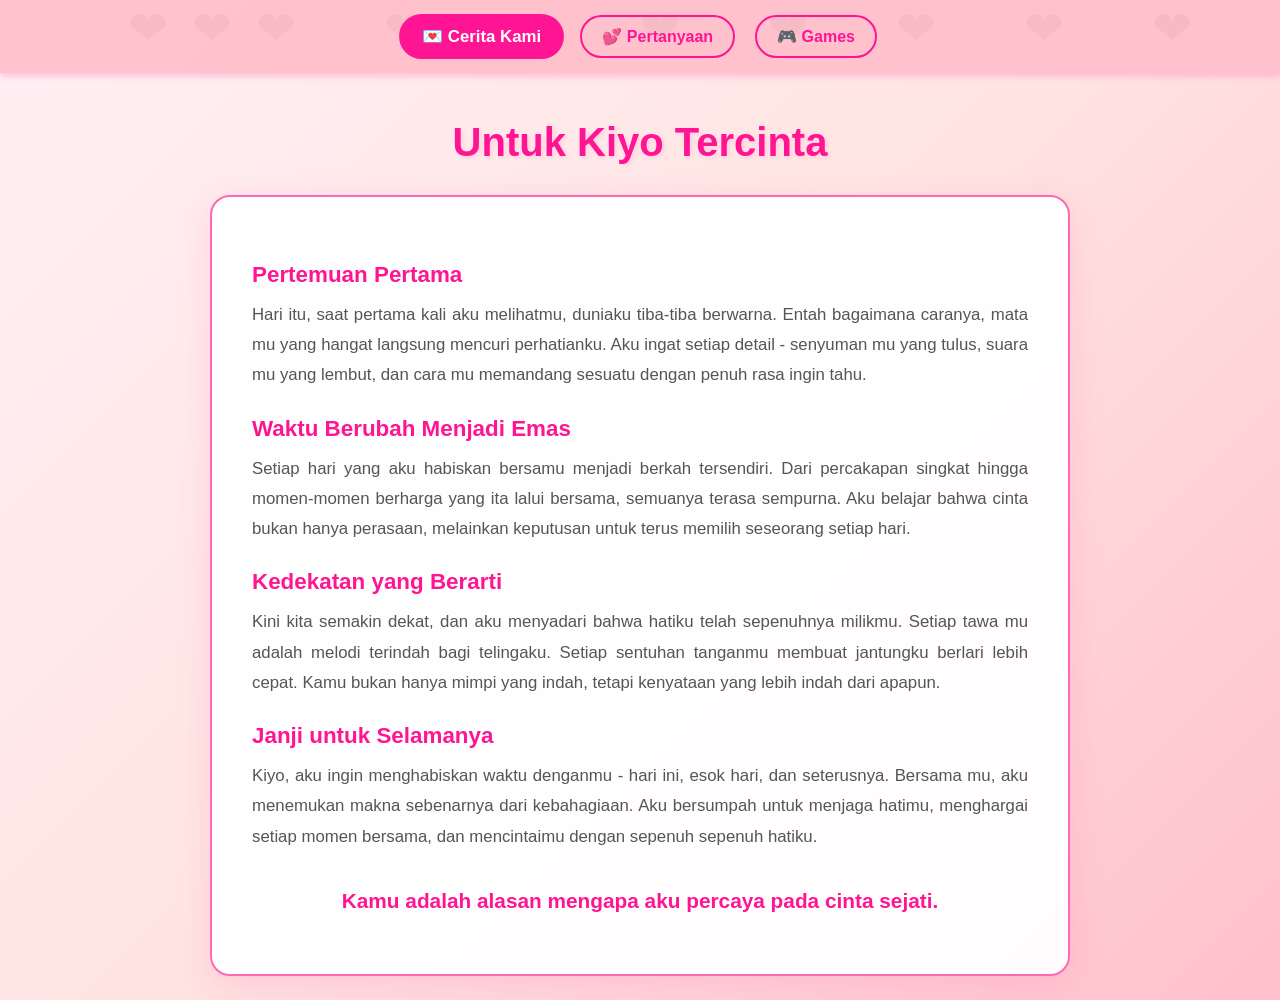
<file: index.html>
<!DOCTYPE html>
<html lang="id">
<head>
    <meta charset="UTF-8">
    <meta name="viewport" content="width=device-width, initial-scale=1.0">
    <title>Untuk Kiyo - Sebuah Cerita Cinta</title>
    <style>
        * {
            margin: 0;
            padding: 0;
            box-sizing: border-box;
        }

        body {
            font-family: 'Segoe UI', Tahoma, Geneva, Verdana, sans-serif;
            background: linear-gradient(135deg, #fff0f5 0%, #ffe4e1 50%, #ffc0cb 100%);
            min-height: 100vh;
            overflow-x: hidden;
        }

        /* Love Background Animation */
        .love-background {
            position: fixed;
            top: 0;
            left: 0;
            width: 100%;
            height: 100%;
            pointer-events: none;
            z-index: 1;
            overflow: hidden;
        }

        .love {
            position: absolute;
            font-size: 3em;
            opacity: 0.6;
            animation: fall linear infinite;
        }

        .love:nth-child(1) { left: 10%; animation-duration: 4s; animation-delay: 0s; }
        .love:nth-child(2) { left: 20%; animation-duration: 5s; animation-delay: 1s; }
        .love:nth-child(3) { left: 30%; animation-duration: 6s; animation-delay: 2s; }
        .love:nth-child(4) { left: 40%; animation-duration: 4.5s; animation-delay: 0.5s; }
        .love:nth-child(5) { left: 50%; animation-duration: 5.5s; animation-delay: 1.5s; }
        .love:nth-child(6) { left: 60%; animation-duration: 6.5s; animation-delay: 2.5s; }
        .love:nth-child(7) { left: 70%; animation-duration: 4s; animation-delay: 0.2s; }
        .love:nth-child(8) { left: 80%; animation-duration: 5s; animation-delay: 1.2s; }
        .love:nth-child(9) { left: 90%; animation-duration: 6s; animation-delay: 2s; }
        .love:nth-child(10) { left: 15%; animation-duration: 5.5s; animation-delay: 1.8s; }

        @keyframes fall {
            from {
                top: -10vh;
                opacity: 0.8;
                transform: rotate(0deg);
            }
            to {
                top: 100vh;
                opacity: 0;
                transform: rotate(360deg);
            }
        }

        /* Navigation Bar */
        .navbar {
            position: fixed;
            top: 0;
            width: 100%;
            background: rgba(255, 192, 203, 0.95);
            display: flex;
            justify-content: center;
            gap: 20px;
            padding: 15px 0;
            z-index: 100;
            box-shadow: 0 4px 6px rgba(255, 105, 180, 0.3);
        }

        .nav-btn {
            background: none;
            border: 2px solid #ff1493;
            color: #ff1493;
            padding: 10px 20px;
            border-radius: 25px;
            cursor: pointer;
            font-size: 1em;
            font-weight: bold;
            transition: all 0.3s ease;
        }

        .nav-btn:hover,
        .nav-btn.active {
            background: #ff1493;
            color: white;
            transform: scale(1.05);
        }

        /* Container */
        .container {
            max-width: 900px;
            margin: 100px auto 40px;
            padding: 20px;
            position: relative;
            z-index: 2;
        }

        /* Sections */
        .section {
            display: none;
            animation: fadeIn 0.5s ease;
        }

        .section.active {
            display: block;
        }

        @keyframes fadeIn {
            from {
                opacity: 0;
                transform: translateY(20px);
            }
            to {
                opacity: 1;
                transform: translateY(0);
            }
        }

        /* Title */
        .title {
            text-align: center;
            color: #ff1493;
            font-size: 2.5em;
            margin-bottom: 30px;
            text-shadow: 2px 2px 4px rgba(255, 105, 180, 0.2);
        }

        /* Story Box */
        .story-box {
            background: rgba(255, 255, 255, 0.95);
            border-radius: 20px;
            padding: 40px;
            box-shadow: 0 8px 32px rgba(255, 105, 180, 0.2);
            border: 2px solid #ff69b4;
        }

        .story-content h2 {
            color: #ff1493;
            margin-top: 25px;
            margin-bottom: 12px;
            font-size: 1.4em;
        }

        .story-content p {
            color: #555;
            line-height: 1.8;
            margin-bottom: 15px;
            font-size: 1.05em;
            text-align: justify;
        }

        /* Confession Box */
        .confession-box {
            background: rgba(255, 255, 255, 0.95);
            border-radius: 20px;
            padding: 50px;
            box-shadow: 0 8px 32px rgba(255, 105, 180, 0.2);
            border: 2px solid #ff69b4;
            text-align: center;
        }

        .confession-question {
            color: #ff1493;
            font-size: 2em;
            margin-bottom: 40px;
            animation: pulse 2s infinite;
        }

        @keyframes pulse {
            0%, 100% { transform: scale(1); }
            50% { transform: scale(1.05); }
        }

        .button-container {
            display: flex;
            gap: 30px;
            justify-content: center;
            flex-wrap: wrap;
        }

        .btn {
            padding: 15px 40px;
            font-size: 1.2em;
            border: none;
            border-radius: 50px;
            cursor: pointer;
            transition: all 0.3s ease;
            font-weight: bold;
            box-shadow: 0 4px 15px rgba(0, 0, 0, 0.2);
        }

        .btn-yes {
            background: linear-gradient(135deg, #ff1493 0%, #ff69b4 100%);
            color: white;
        }

        .btn-yes:hover {
            transform: scale(1.1);
            box-shadow: 0 6px 20px rgba(255, 20, 147, 0.4);
        }

        .btn-no {
            background: linear-gradient(135deg, #cccccc 0%, #999999 100%);
            color: white;
            position: relative;
        }

        .btn-no:hover {
            transform: translate(20px, -20px);
        }

        /* Success Message */
        .success-message {
            margin-top: 40px;
            padding: 30px;
            background: linear-gradient(135deg, #ffe4e1 0%, #fff0f5 100%);
            border-radius: 15px;
            animation: celebration 0.6s ease;
        }

        .success-message h2 {
            color: #ff1493;
            font-size: 2em;
            margin-bottom: 15px;
        }

        .success-message p {
            color: #ff69b4;
            font-size: 1.2em;
        }

        .celebration {
            font-size: 2em;
            margin-top: 15px;
            animation: bounce 0.6s infinite;
        }

        @keyframes celebration {
            0% { transform: scale(0); opacity: 0; }
            50% { opacity: 1; }
            100% { transform: scale(1); opacity: 1; }
        }

        @keyframes bounce {
            0%, 100% { transform: translateY(0); }
            50% { transform: translateY(-20px); }
        }

        /* Games Grid */
        .games-grid {
            display: grid;
            grid-template-columns: repeat(auto-fit, minmax(350px, 1fr));
            gap: 30px;
            margin-top: 30px;
        }

        .game-card {
            background: rgba(255, 255, 255, 0.95);
            border-radius: 15px;
            padding: 25px;
            box-shadow: 0 8px 32px rgba(255, 105, 180, 0.2);
            border: 2px solid #ff69b4;
            transition: all 0.3s ease;
        }

        .game-card:hover {
            transform: translateY(-10px);
            box-shadow: 0 12px 40px rgba(255, 105, 180, 0.3);
        }

        .game-card h3 {
            color: #ff1493;
            margin-bottom: 10px;
            font-size: 1.3em;
        }

        .game-card p {
            color: #666;
            margin-bottom: 15px;
        }

        /* Word Search */
        .word-search {
            display: grid;
            grid-template-columns: repeat(6, 1fr);
            gap: 8px;
            margin: 20px 0;
            padding: 15px;
            background: #f9e4ec;
            border-radius: 10px;
        }

        .word-search div {
            display: flex;
            align-items: center;
            justify-content: center;
            background: white;
            border: 2px solid #ff69b4;
            padding: 10px;
            cursor: pointer;
            font-weight: bold;
            color: #ff1493;
            transition: all 0.3s ease;
            border-radius: 5px;
        }

        .word-search div:hover {
            background: #ffe4e1;
            transform: scale(1.1);
        }

        .word-search div.found {
            background: #ff1493;
            color: white;
        }

        /* Memory Game */
        .memory-game {
            display: grid;
            grid-template-columns: repeat(4, 1fr);
            gap: 10px;
            margin: 20px 0;
            padding: 15px;
            background: #f9e4ec;
            border-radius: 10px;
        }

        .memory-card {
            aspect-ratio: 1;
            background: linear-gradient(135deg, #ff69b4, #ff1493);
            border: 2px solid #ff1493;
            border-radius: 8px;
            cursor: pointer;
            display: flex;
            align-items: center;
            justify-content: center;
            font-size: 2em;
            transition: all 0.3s ease;
            user-select: none;
        }

        .memory-card:hover {
            transform: scale(1.05);
        }

        .memory-card.flipped,
        .memory-card.matched {
            background: white;
            border-color: #ff1493;
        }

        .memory-card.matched {
            opacity: 0.5;
        }

        /* Quiz */
        .quiz-container {
            margin: 20px 0;
            padding: 15px;
            background: #f9e4ec;
            border-radius: 10px;
        }

        .quiz-question {
            margin-bottom: 15px;
        }

        .quiz-question label {
            display: block;
            margin: 8px 0;
            padding: 10px;
            background: white;
            border: 2px solid #ff69b4;
            border-radius: 5px;
            cursor: pointer;
            transition: all 0.3s ease;
        }

        .quiz-question label:hover {
            background: #ffe4e1;
        }

        .quiz-question input[type="radio"] {
            margin-right: 8px;
        }

        .quiz-button {
            background: #ff1493;
            color: white;
            padding: 10px 20px;
            border: none;
            border-radius: 5px;
            cursor: pointer;
            font-weight: bold;
            margin-top: 15px;
            transition: all 0.3s ease;
        }

        .quiz-button:hover {
            background: #ff69b4;
            transform: scale(1.05);
        }

        /* Guess Game */
        .guess-game {
            margin: 20px 0;
            padding: 15px;
            background: #f9e4ec;
            border-radius: 10px;
        }

        .guess-game input {
            width: 100%;
            padding: 10px;
            border: 2px solid #ff69b4;
            border-radius: 5px;
            font-size: 1em;
            margin-bottom: 10px;
        }

        .guess-game button {
            width: 100%;
            padding: 10px;
            background: #ff1493;
            color: white;
            border: none;
            border-radius: 5px;
            cursor: pointer;
            font-weight: bold;
            transition: all 0.3s ease;
        }

        .guess-game button:hover {
            background: #ff69b4;
            transform: scale(1.05);
        }

        /* Love Counter */
        .love-counter {
            margin: 20px 0;
            padding: 15px;
            background: #f9e4ec;
            border-radius: 10px;
        }

        .love-counter input {
            width: 100%;
            padding: 10px;
            border: 2px solid #ff69b4;
            border-radius: 5px;
            font-size: 1em;
        }

        /* Word Arrange */
        .word-arrange {
            margin: 20px 0;
            padding: 15px;
            background: #f9e4ec;
            border-radius: 10px;
        }

        .available-words {
            display: flex;
            flex-wrap: wrap;
            gap: 10px;
            margin-bottom: 15px;
            min-height: 50px;
            padding: 10px;
            background: white;
            border: 2px solid #ff69b4;
            border-radius: 5px;
        }

        .word-item {
            background: linear-gradient(135deg, #ff69b4, #ff1493);
            color: white;
            padding: 8px 15px;
            border-radius: 5px;
            cursor: move;
            user-select: none;
            transition: all 0.3s ease;
        }

        .word-item:hover {
            transform: scale(1.1);
        }

        .arranged-words {
            min-height: 50px;
            padding: 10px;
            background: white;
            border: 2px dashed #ff69b4;
            border-radius: 5px;
            margin-bottom: 15px;
            display: flex;
            flex-wrap: wrap;
            gap: 10px;
            align-content: flex-start;
        }

        .word-arrange button {
            width: 100%;
            padding: 10px;
            background: #ff1493;
            color: white;
            border: none;
            border-radius: 5px;
            cursor: pointer;
            font-weight: bold;
            transition: all 0.3s ease;
        }

        .word-arrange button:hover {
            background: #ff69b4;
            transform: scale(1.05);
        }

        /* Responsive */
        @media (max-width: 768px) {
            .navbar {
                flex-direction: column;
                gap: 10px;
            }

            .nav-btn {
                width: 90%;
                margin: 0 auto;
            }

            .title {
                font-size: 1.8em;
            }

            .confession-question {
                font-size: 1.5em;
            }

            .button-container {
                gap: 15px;
            }

            .btn {
                padding: 12px 25px;
                font-size: 1em;
            }

            .games-grid {
                grid-template-columns: 1fr;
            }

            .memory-game {
                grid-template-columns: repeat(3, 1fr);
            }

            .story-box,
            .confession-box,
            .game-card {
                padding: 20px;
            }

            .container {
                margin: 80px auto 40px;
            }
        }
    </style>
</head>
<body>
    <!-- Animasi Love Background -->
    <div class="love-background">
        <div class="love">❤</div>
        <div class="love">❤</div>
        <div class="love">❤</div>
        <div class="love">❤</div>
        <div class="love">❤</div>
        <div class="love">❤</div>
        <div class="love">❤</div>
        <div class="love">❤</div>
        <div class="love">❤</div>
        <div class="love">❤</div>
    </div>

    <!-- Navigation -->
    <nav class="navbar">
        <button class="nav-btn active" onclick="showSection('story')">💌 Cerita Kami</button>
        <button class="nav-btn" onclick="showSection('confession')">💕 Pertanyaan</button>
        <button class="nav-btn" onclick="showSection('games')">🎮 Games</button>
    </nav>

    <!-- Section Cerita -->
    <section id="story" class="section active">
        <div class="container">
            <h1 class="title">Untuk Kiyo Tercinta</h1>
            <div class="story-box">
                <div class="story-content">
                    <h2>Pertemuan Pertama</h2>
                    <p>Hari itu, saat pertama kali aku melihatmu, duniaku tiba-tiba berwarna. Entah bagaimana caranya, mata mu yang hangat langsung mencuri perhatianku. Aku ingat setiap detail - senyuman mu yang tulus, suara mu yang lembut, dan cara mu memandang sesuatu dengan penuh rasa ingin tahu.</p>
                    
                    <h2>Waktu Berubah Menjadi Emas</h2>
                    <p>Setiap hari yang aku habiskan bersamu menjadi berkah tersendiri. Dari percakapan singkat hingga momen-momen berharga yang ita lalui bersama, semuanya terasa sempurna. Aku belajar bahwa cinta bukan hanya perasaan, melainkan keputusan untuk terus memilih seseorang setiap hari.</p>
                    
                    <h2>Kedekatan yang Berarti</h2>
                    <p>Kini kita semakin dekat, dan aku menyadari bahwa hatiku telah sepenuhnya milikmu. Setiap tawa mu adalah melodi terindah bagi telingaku. Setiap sentuhan tanganmu membuat jantungku berlari lebih cepat. Kamu bukan hanya mimpi yang indah, tetapi kenyataan yang lebih indah dari apapun.</p>
                    
                    <h2>Janji untuk Selamanya</h2>
                    <p>Kiyo, aku ingin menghabiskan waktu denganmu - hari ini, esok hari, dan seterusnya. Bersama mu, aku menemukan makna sebenarnya dari kebahagiaan. Aku bersumpah untuk menjaga hatimu, menghargai setiap momen bersama, dan mencintaimu dengan sepenuh sepenuh hatiku.</p>
                    
                    <p style="margin-top: 30px; font-size: 1.3em; color: #ff1493; font-weight: bold; text-align: center;">Kamu adalah alasan mengapa aku percaya pada cinta sejati.</p>
                </div>
            </div>
        </div>
    </section>

    <!-- Section Pertanyaan -->
    <section id="confession" class="section">
        <div class="container">
            <div class="confession-box">
                <h2 class="confession-question">Maukah kamu jadi pacar mas? 💕</h2>
                <div class="button-container">
                    <button class="btn btn-yes" onclick="answerYes()">YES ❤</button>
                    <button class="btn btn-no" id="noBtn" onmouseover="moveNoButton()" onclick="moveNoButton()">NO 😢</button>
                </div>
                <div id="successMessage" class="success-message" style="display: none;">
                    <h2>🎉 YESSS!!! 🎉</h2>
                    <p>Aku sangat bahagia! Terima kasih telah memilihku, Kiyo sayang!</p>
                    <div class="celebration">💕✨🎊💕✨🎊💕</div>
                </div>
            </div>
        </div>
    </section>

    <!-- Section Games -->
    <section id="games" class="section">
        <div class="container">
            <h1 class="title">🎮 Game Romantis untuk Kiyo</h1>
            
            <div class="games-grid">
                <!-- Game 1: Cari Nama Kiyo -->
                <div class="game-card">
                    <h3>🔍 Cari Nama "KIYO"</h3>
                    <p>Temukan nama Kiyo yang tersembunyi di antara huruf-huruf!</p>
                    <div class="word-search-container">
                        <div id="wordSearch" class="word-search"></div>
                    </div>
                    <p id="wordSearchResult" style="text-align: center; margin-top: 10px;"></p>
                </div>

                <!-- Game 2: Memory Match -->
                <div class="game-card">
                    <h3>💝 Memory Match</h3>
                    <p>Temukan pasangan emoji cinta!</p>
                    <div class="memory-game" id="memoryGame"></div>
                    <p id="memoryResult" style="text-align: center; margin-top: 10px;"></p>
                </div>

                <!-- Game 3: Quiz Romantis -->
                <div class="game-card">
                    <h3>💕 Quiz Romantis</h3>
                    <p>Jawab pertanyaan romantis tentang cinta!</p>
                    <div id="quizContainer" class="quiz-container"></div>
                    <p id="quizResult" style="text-align: center; margin-top: 10px;"></p>
                </div>

                <!-- Game 4: Tebak Angka Cinta -->
                <div class="game-card">
                    <h3>🔢 Tebak Angka Cinta</h3>
                    <p>Tebak angka dari 1 sampai 10, hadiah adalah cinta! ❤</p>
                    <div class="guess-game">
                        <input type="number" id="guessInput" min="1" max="10" placeholder="Masukkan angka...">
                        <button onclick="guessNumber()">Tebak!</button>
                        <p id="guessResult" style="margin-top: 10px;"></p>
                    </div>
                </div>

                <!-- Game 5: Hitung Bulan Bersama -->
                <div class="game-card">
                    <h3>📅 Hitung Cinta</h3>
                    <p>Berapa lama kita sudah bersama?</p>
                    <div class="love-counter">
                        <input type="date" id="startDate" onchange="calculateLoveTime()">
                        <p id="loveCounter" style="margin-top: 15px; font-size: 1.2em; color: #ff1493;"></p>
                    </div>
                </div>

                <!-- Game 6: Rangkai Kata Cinta -->
                <div class="game-card">
                    <h3>✏️ Rangkai Kata Cinta</h3>
                    <p>Susun kalimat romantis dengan benar!</p>
                    <div class="word-arrange">
                        <div id="availableWords" class="available-words"></div>
                        <div id="arrangedWords" class="arranged-words" ondrop="drop(event)" ondragover="allowDrop(event)"></div>
                        <button onclick="checkArrangement()">Cek Jawaban</button>
                        <p id="arrangeResult" style="margin-top: 10px;"></p>
                    </div>
                </div>
            </div>
        </div>
    </section>

    <script>
        // Navigation
        function showSection(sectionId) {
            const sections = document.querySelectorAll('.section');
            const buttons = document.querySelectorAll('.nav-btn');
            
            sections.forEach(section => section.classList.remove('active'));
            buttons.forEach(btn => btn.classList.remove('active'));
            
            document.getElementById(sectionId).classList.add('active');
            event.target.classList.add('active');

            // Initialize games when games section is shown
            if (sectionId === 'games') {
                setTimeout(() => {
                    initWordSearch();
                    initMemoryGame();
                    initQuiz();
                }, 100);
            }
        }

        // Yes Button Handler
        function answerYes() {
            const successMessage = document.getElementById('successMessage');
            successMessage.style.display = 'block';
            
            // Confetti effect
            createConfetti();
            
            // Sound effect (optional)
            playHeartSound();
        }

        // Move No Button
        function moveNoButton() {
            const noBtn = document.getElementById('noBtn');
            const randomX = Math.random() * (window.innerWidth - 150);
            const randomY = Math.random() * (window.innerHeight - 100);
            
            noBtn.style.position = 'fixed';
            noBtn.style.left = randomX + 'px';
            noBtn.style.top = randomY + 'px';
        }

        // Confetti Effect
        function createConfetti() {
            const confettiCount = 50;
            for (let i = 0; i < confettiCount; i++) {
                setTimeout(() => {
                    const confetti = document.createElement('div');
                    confetti.style.position = 'fixed';
                    confetti.style.left = Math.random() * window.innerWidth + 'px';
                    confetti.style.top = '-10px';
                    confetti.style.width = '10px';
                    confetti.style.height = '10px';
                    confetti.style.background = ['#ff1493', '#ff69b4', '#ffb6c1'][Math.floor(Math.random() * 3)];
                    confetti.style.borderRadius = '50%';
                    confetti.style.pointerEvents = 'none';
                    confetti.style.zIndex = '1000';
                    document.body.appendChild(confetti);
                    
                    let yPos = -10;
                    const xPos = parseFloat(confetti.style.left);
                    const speed = Math.random() * 3 + 2;
                    
                    const interval = setInterval(() => {
                        yPos += speed;
                        confetti.style.top = yPos + 'px';
                        
                        if (yPos > window.innerHeight) {
                            clearInterval(interval);
                            confetti.remove();
                        }
                    }, 20);
                }, i * 30);
            }
        }

        // Heart Sound
        function playHeartSound() {
            try {
                const audioContext = new (window.AudioContext || window.webkitAudioContext)();
                const oscillator = audioContext.createOscillator();
                const gainNode = audioContext.createGain();
                
                oscillator.connect(gainNode);
                gainNode.connect(audioContext.destination);
                
                oscillator.frequency.value = 528;
                oscillator.type = 'sine';
                
                gainNode.gain.setValueAtTime(0.3, audioContext.currentTime);
                gainNode.gain.exponentialRampToValueAtTime(0.01, audioContext.currentTime + 0.5);
                
                oscillator.start(audioContext.currentTime);
                oscillator.stop(audioContext.currentTime + 0.5);
            } catch(e) {
                // Fallback if audio context doesn't work
            }
        }

        // ========================= GAMES =========================

        // Game 1: Word Search
        function initWordSearch() {
            const target = 'KIYO';
            const letters = 'KIYOXYZABCDEFGHIJKLMNOPQRSTUVW';
            const container = document.getElementById('wordSearch');
            const result = document.getElementById('wordSearchResult');
            
            container.innerHTML = '';
            result.innerHTML = '';
            
            const lettersArray = letters.split('');
            const found = new Set();
            
            lettersArray.forEach((letter, index) => {
                const div = document.createElement('div');
                div.textContent = letter;
                div.dataset.letter = letter;
                div.dataset.index = index;
                
                div.onclick = () => {
                    if (!div.classList.contains('found')) {
                        div.classList.add('found');
                        found.add(letter);
                        
                        let foundWord = '';
                        const foundLetters = ['K', 'I', 'Y', 'O'];
                        foundLetters.forEach(l => {
                            if (found.has(l)) foundWord += l;
                        });
                        
                        if (foundWord === target) {
                            result.innerHTML = '🎉 SELAMAT! Anda menemukan "KIYO"! 💕';
                            result.style.color = '#ff1493';
                            result.style.fontWeight = 'bold';
                        }
                    }
                };
                
                container.appendChild(div);
            });
        }

        // Game 2: Memory Match
        function initMemoryGame() {
            const pairs = ['❤', '❤', '💕', '💕', '💖', '💖', '💗', '💗', '💝', '💝', '💞', '💞'];
            const container = document.getElementById('memoryGame');
            const result = document.getElementById('memoryResult');
            
            container.innerHTML = '';
            result.innerHTML = '';
            
            let shuffled = pairs.sort(() => Math.random() - 0.5);
            let flipped = [];
            let matched = 0;
            
            shuffled.forEach((emoji, index) => {
                const card = document.createElement('div');
                card.className = 'memory-card';
                card.dataset.emoji = emoji;
                card.dataset.index = index;
                card.textContent = '?';
                
                card.onclick = () => {
                    if (card.classList.contains('flipped') || card.classList.contains('matched') || flipped.length >= 2) return;
                    
                    card.classList.add('flipped');
                    card.textContent = emoji;
                    flipped.push({card, emoji, index});
                    
                    if (flipped.length === 2) {
                        if (flipped[0].emoji === flipped[1].emoji) {
                            flipped[0].card.classList.add('matched');
                            flipped[1].card.classList.add('matched');
                            matched += 2;
                            flipped = [];
                            
                            if (matched === shuffled.length) {
                                result.innerHTML = '🎉 Selamat! Anda menyelesaikan Memory Match! 💕';
                                result.style.color = '#ff1493';
                                result.style.fontWeight = 'bold';
                            }
                        } else {
                            setTimeout(() => {
                                flipped[0].card.classList.remove('flipped');
                                flipped[1].card.classList.remove('flipped');
                                flipped[0].card.textContent = '?';
                                flipped[1].card.textContent = '?';
                                flipped = [];
                            }, 600);
                        }
                    }
                };
                
                container.appendChild(card);
            });
        }

        // Game 3: Quiz Romantis
        function initQuiz() {
            const quiz = [
                {
                    question: 'Cinta sejati adalah...',
                    options: ['Hanya perasaan sesaat', 'Pilihan untuk terus memilih seseorang', 'Hanya mimpi', 'Tidak ada artinya']
                },
                {
                    question: 'Kebahagiaan terbesar adalah...',
                    options: ['Memiliki uang banyak', 'Bersama orang yang Anda cintai', 'Sendirian', 'Bermain game']
                },
                {
                    question: 'Hubungan yang baik dibangun dengan...',
                    options: ['Kepercayaan dan kejujuran', 'Uang', 'Kekerasan', 'Kebohongan']
                }
            ];
            
            const container = document.getElementById('quizContainer');
            const result = document.getElementById('quizResult');
            
            container.innerHTML = '';
            result.innerHTML = '';
            
            const correctAnswers = [1, 1, 0];
            let score = 0;
            
            quiz.forEach((q, qIndex) => {
                const questionDiv = document.createElement('div');
                questionDiv.className = 'quiz-question';
                questionDiv.innerHTML = `<p><strong>${q.question}</strong></p>`;
                
                q.options.forEach((option, oIndex) => {
                    questionDiv.innerHTML += `
                        <label>
                            <input type="radio" name="quiz${qIndex}" value="${oIndex}" onchange="checkQuizAnswer(${qIndex}, ${oIndex}, ${correctAnswers[qIndex]}, event)">
                            ${option}
                        </label>
                    `;
                });
                
                container.appendChild(questionDiv);
            });
            
            const submitBtn = document.createElement('button');
            submitBtn.className = 'quiz-button';
            submitBtn.textContent = 'Lihat Hasil';
            submitBtn.onclick = () => calculateQuizScore(correctAnswers);
            container.appendChild(submitBtn);
        }

        function checkQuizAnswer(qIndex, selectedIndex, correctIndex, event) {
            const label = event.target.parentElement;
            if (selectedIndex === correctIndex) {
                label.style.background = '#d4f1d4';
                label.style.borderColor = '#28a745';
            } else {
                label.style.background = '#f8d7da';
                label.style.borderColor = '#dc3545';
            }
        }

        function calculateQuizScore(correctAnswers) {
            const container = document.getElementById('quizContainer');
            const radios = container.querySelectorAll('input[type="radio"]');
            let score = 0;
            
            correctAnswers.forEach((correctIndex, qIndex) => {
                const selected = container.querySelector(`input[name="quiz${qIndex}"]:checked`);
                if (selected && parseInt(selected.value) === correctIndex) {
                    score++;
                }
            });
            
            const result = document.getElementById('quizResult');
            const percentage = (score / correctAnswers.length) * 100;
            result.innerHTML = `Skor Anda: ${score}/${correctAnswers.length} (${percentage}%) - ${percentage === 100 ? '✨ Sempurna! Anda paham tentang cinta! 💕' : 'Bagus! Terus belajar tentang cinta! 💗'}`;
            result.style.color = '#ff1493';
            result.style.fontWeight = 'bold';
        }

        // Game 4: Guess Number
        function guessNumber() {
            const input = document.getElementById('guessInput');
            const result = document.getElementById('guessResult');
            const guess = parseInt(input.value);
            const secretNumber = 7;
            
            if (isNaN(guess) || guess < 1 || guess > 10) {
                result.innerHTML = '⚠️ Masukkan angka antara 1 sampai 10!';
                result.style.color = '#ff6347';
                return;
            }
            
            if (guess === secretNumber) {
                result.innerHTML = '🎉 TEPAT! Angka keberuntungan adalah 7! Ini adalah angka cinta kami! 💕💕💕';
                result.style.color = '#ff1493';
                result.style.fontWeight = 'bold';
                createConfetti();
            } else if (guess < secretNumber) {
                result.innerHTML = `Terlalu rendah! Coba angka yang lebih tinggi... 💗`;
                result.style.color = '#ff69b4';
            } else {
                result.innerHTML = `Terlalu tinggi! Coba angka yang lebih rendah... 💗`;
                result.style.color = '#ff69b4';
            }
        }

        // Game 5: Love Counter
        function calculateLoveTime() {
            const startDateInput = document.getElementById('startDate').value;
            const result = document.getElementById('loveCounter');
            
            if (!startDateInput) return;
            
            const startDate = new Date(startDateInput);
            const today = new Date();
            
            let years = today.getFullYear() - startDate.getFullYear();
            let months = today.getMonth() - startDate.getMonth();
            let days = today.getDate() - startDate.getDate();
            
            if (days < 0) {
                months--;
                const lastMonth = new Date(today.getFullYear(), today.getMonth(), 0);
                days += lastMonth.getDate();
            }
            
            if (months < 0) {
                years--;
                months += 12;
            }
            
            let message = '💕 Kita telah bersama:';
            if (years > 0) message += `<br>${years} tahun`;
            if (months > 0) message += `<br>${months} bulan`;
            if (days > 0) message += `<br>${days} hari`;
            message += '<br>❤️ Setiap detik bersama Anda adalah berkah! ❤️';
            
            result.innerHTML = message;
        }

        // Game 6: Word Arrange
        function initWordArrange() {
            const words = ['Aku', 'sangat', 'mencintai', 'dirimu'];
            const container = document.getElementById('availableWords');
            
            container.innerHTML = '';
            words.forEach(word => {
                const item = document.createElement('div');
                item.className = 'word-item';
                item.textContent = word;
                item.draggable = true;
                item.ondragstart = (e) => {
                    e.dataTransfer.effectAllowed = 'move';
                    e.dataTransfer.setData('text', word);
                };
                container.appendChild(item);
            });
        }

        function allowDrop(e) {
            e.preventDefault();
            e.dataTransfer.dropEffect = 'move';
        }

        function drop(e) {
            e.preventDefault();
            const word = e.dataTransfer.getData('text');
            const arranged = document.getElementById('arrangedWords');
            
            const item = document.createElement('div');
            item.className = 'word-item';
            item.textContent = word;
            item.onclick = () => item.remove();
            
            arranged.appendChild(item);
        }

        function checkArrangement() {
            const arranged = document.getElementById('arrangedWords');
            const arrangedText = Array.from(arranged.children).map(child => child.textContent).join(' ');
            const correctAnswer = 'Aku sangat mencintai dirimu';
            const result = document.getElementById('arrangeResult');
            
            if (arrangedText === correctAnswer) {
                result.innerHTML = '🎉 BENAR! "Aku sangat mencintai dirimu" - Perasaan yang sama untuk Kiyo! 💕';
                result.style.color = '#ff1493';
                result.style.fontWeight = 'bold';
                createConfetti();
            } else {
                result.innerHTML = `❌ Salah. Coba lagi! Susunan yang benar: "${correctAnswer}"`;
                result.style.color = '#ff6347';
            }
        }

        // Initialize Word Arrange when page loads
        document.addEventListener('DOMContentLoaded', () => {
            initWordArrange();
        });
    </script>
</body>
</html>
</file>
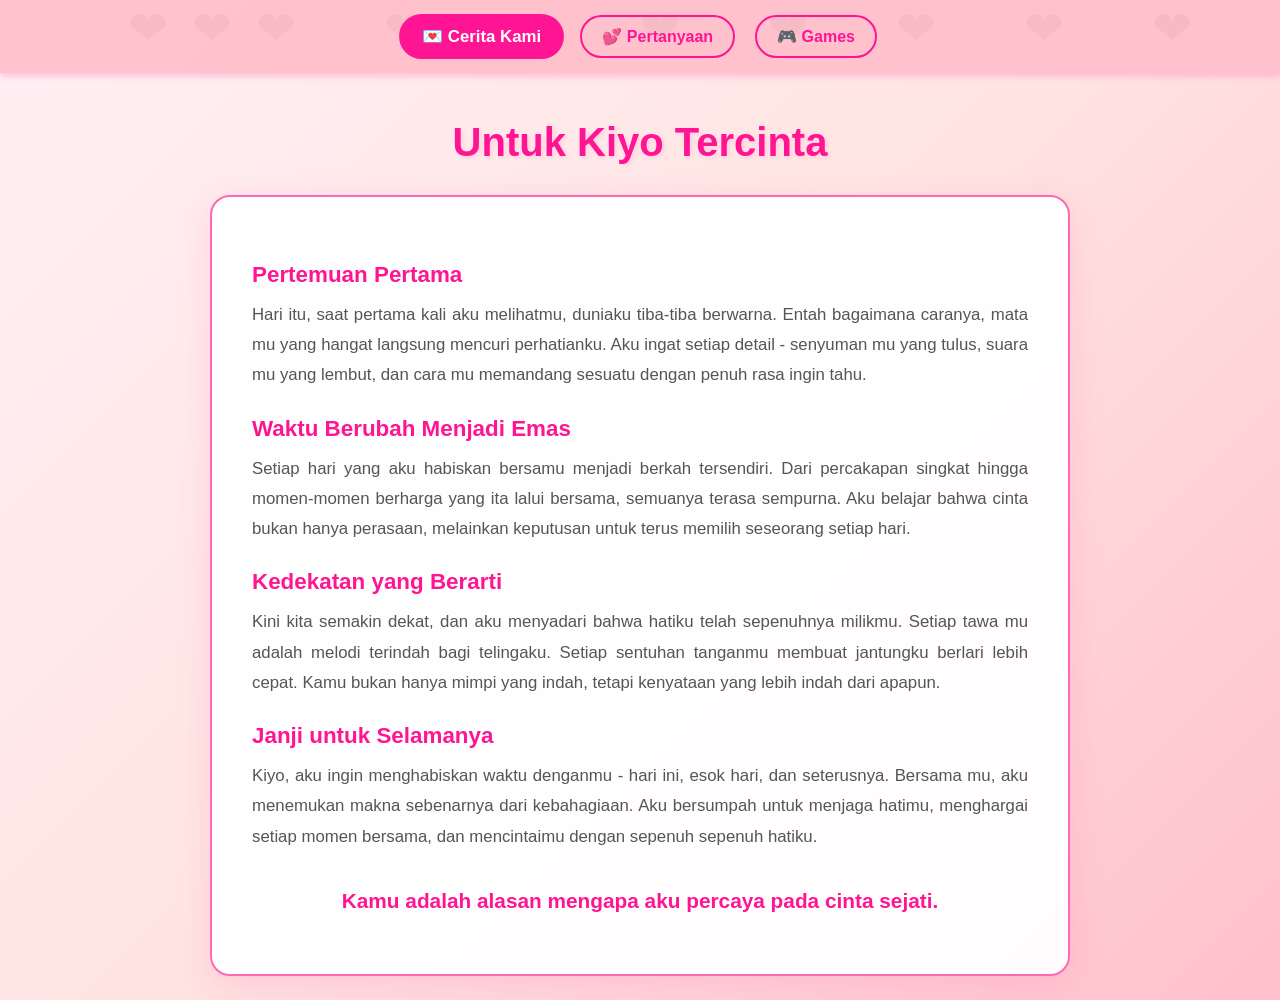
<file: love-confession/index.html>
<!DOCTYPE html>
<html lang="id">
<head>
    <meta charset="UTF-8">
    <meta name="viewport" content="width=device-width, initial-scale=1.0">
    <title>Untuk Kiyo - Sebuah Cerita Cinta</title>
    <link rel="stylesheet" href="style.css">
</head>
<body>
    <!-- Animasi Love Background -->
    <div class="love-background">
        <div class="love">❤</div>
        <div class="love">❤</div>
        <div class="love">❤</div>
        <div class="love">❤</div>
        <div class="love">❤</div>
        <div class="love">❤</div>
        <div class="love">❤</div>
        <div class="love">❤</div>
        <div class="love">❤</div>
        <div class="love">❤</div>
    </div>

    <!-- Navigation -->
    <nav class="navbar">
        <button class="nav-btn active" onclick="showSection('story')">💌 Cerita Kami</button>
        <button class="nav-btn" onclick="showSection('confession')">💕 Pertanyaan</button>
        <button class="nav-btn" onclick="showSection('games')">🎮 Games</button>
    </nav>

    <!-- Section Cerita -->
    <section id="story" class="section active">
        <div class="container">
            <h1 class="title">Untuk Kiyo Tercinta</h1>
            <div class="story-box">
                <div class="story-content">
                    <h2>Pertemuan Pertama</h2>
                    <p>Hari itu, saat pertama kali aku melihatmu, duniaku tiba-tiba berwarna. Entah bagaimana caranya, mata mu yang hangat langsung mencuri perhatianku. Aku ingat setiap detail - senyuman mu yang tulus, suara mu yang lembut, dan cara mu memandang sesuatu dengan penuh rasa ingin tahu.</p>
                    
                    <h2>Waktu Berubah Menjadi Emas</h2>
                    <p>Setiap hari yang aku habiskan bersamu menjadi berkah tersendiri. Dari percakapan singkat hingga momen-momen berharga yang ita lalui bersama, semuanya terasa sempurna. Aku belajar bahwa cinta bukan hanya perasaan, melainkan keputusan untuk terus memilih seseorang setiap hari.</p>
                    
                    <h2>Kedekatan yang Berarti</h2>
                    <p>Kini kita semakin dekat, dan aku menyadari bahwa hatiku telah sepenuhnya milikmu. Setiap tawa mu adalah melodi terindah bagi telingaku. Setiap sentuhan tanganmu membuat jantungku berlari lebih cepat. Kamu bukan hanya mimpi yang indah, tetapi kenyataan yang lebih indah dari apapun.</p>
                    
                    <h2>Janji untuk Selamanya</h2>
                    <p>Kiyo, aku ingin menghabiskan waktu denganmu - hari ini, esok hari, dan seterusnya. Bersama mu, aku menemukan makna sebenarnya dari kebahagiaan. Aku bersumpah untuk menjaga hatimu, menghargai setiap momen bersama, dan mencintaimu dengan sepenuh sepenuh hatiku.</p>
                    
                    <p style="margin-top: 30px; font-size: 1.3em; color: #ff1493; font-weight: bold; text-align: center;">Kamu adalah alasan mengapa aku percaya pada cinta sejati.</p>
                </div>
            </div>
        </div>
    </section>

    <!-- Section Pertanyaan -->
    <section id="confession" class="section">
        <div class="container">
            <div class="confession-box">
                <h2 class="confession-question">Maukah kamu jadi pacar mas? 💕</h2>
                <div class="button-container">
                    <button class="btn btn-yes" onclick="answerYes()">YES ❤</button>
                    <button class="btn btn-no" id="noBtn" onmouseover="moveNoButton()" onclick="moveNoButton()">NO 😢</button>
                </div>
                <div id="successMessage" class="success-message" style="display: none;">
                    <h2>🎉 YESSS!!! 🎉</h2>
                    <p>Aku sangat bahagia! Terima kasih telah memilihku, Kiyo sayang!</p>
                    <div class="celebration">💕✨🎊💕✨🎊💕</div>
                </div>
            </div>
        </div>
    </section>

    <!-- Section Games -->
    <section id="games" class="section">
        <div class="container">
            <h1 class="title">🎮 Game Romantis untuk Kiyo</h1>
            
            <div class="games-grid">
                <!-- Game 1: Cari Nama Kiyo -->
                <div class="game-card">
                    <h3>🔍 Cari Nama "KIYO"</h3>
                    <p>Temukan nama Kiyo yang tersembunyi di antara huruf-huruf!</p>
                    <div class="word-search-container">
                        <div id="wordSearch" class="word-search"></div>
                    </div>
                    <p id="wordSearchResult" style="text-align: center; margin-top: 10px;"></p>
                </div>

                <!-- Game 2: Memory Match -->
                <div class="game-card">
                    <h3>💝 Memory Match</h3>
                    <p>Temukan pasangan emoji cinta!</p>
                    <div class="memory-game" id="memoryGame"></div>
                    <p id="memoryResult" style="text-align: center; margin-top: 10px;"></p>
                </div>

                <!-- Game 3: Quiz Romantis -->
                <div class="game-card">
                    <h3>💕 Quiz Romantis</h3>
                    <p>Jawab pertanyaan romantis tentang cinta!</p>
                    <div id="quizContainer" class="quiz-container"></div>
                    <p id="quizResult" style="text-align: center; margin-top: 10px;"></p>
                </div>

                <!-- Game 4: Tebak Angka Cinta -->
                <div class="game-card">
                    <h3>🔢 Tebak Angka Cinta</h3>
                    <p>Tebak angka dari 1 sampai 10, hadiah adalah cinta! ❤</p>
                    <div class="guess-game">
                        <input type="number" id="guessInput" min="1" max="10" placeholder="Masukkan angka...">
                        <button onclick="guessNumber()">Tebak!</button>
                        <p id="guessResult" style="margin-top: 10px;"></p>
                    </div>
                </div>

                <!-- Game 5: Hitung Bulan Bersama -->
                <div class="game-card">
                    <h3>📅 Hitung Cinta</h3>
                    <p>Berapa lama kita sudah bersama?</p>
                    <div class="love-counter">
                        <input type="date" id="startDate" onchange="calculateLoveTime()">
                        <p id="loveCounter" style="margin-top: 15px; font-size: 1.2em; color: #ff1493;"></p>
                    </div>
                </div>

                <!-- Game 6: Rangkai Kata Cinta -->
                <div class="game-card">
                    <h3>✍️ Rangkai Kata Cinta</h3>
                    <p>Susun kalimat romantis dengan benar!</p>
                    <div class="word-arrange">
                        <div id="availableWords" class="available-words"></div>
                        <div id="arrangedWords" class="arranged-words" ondrop="drop(event)" ondragover="allowDrop(event)"></div>
                        <button onclick="checkArrangement()">Cek Jawaban</button>
                        <p id="arrangeResult" style="margin-top: 10px;"></p>
                    </div>
                </div>
            </div>
        </div>
    </section>

    <script src="script.js"></script>
</body>
</html>
</file>
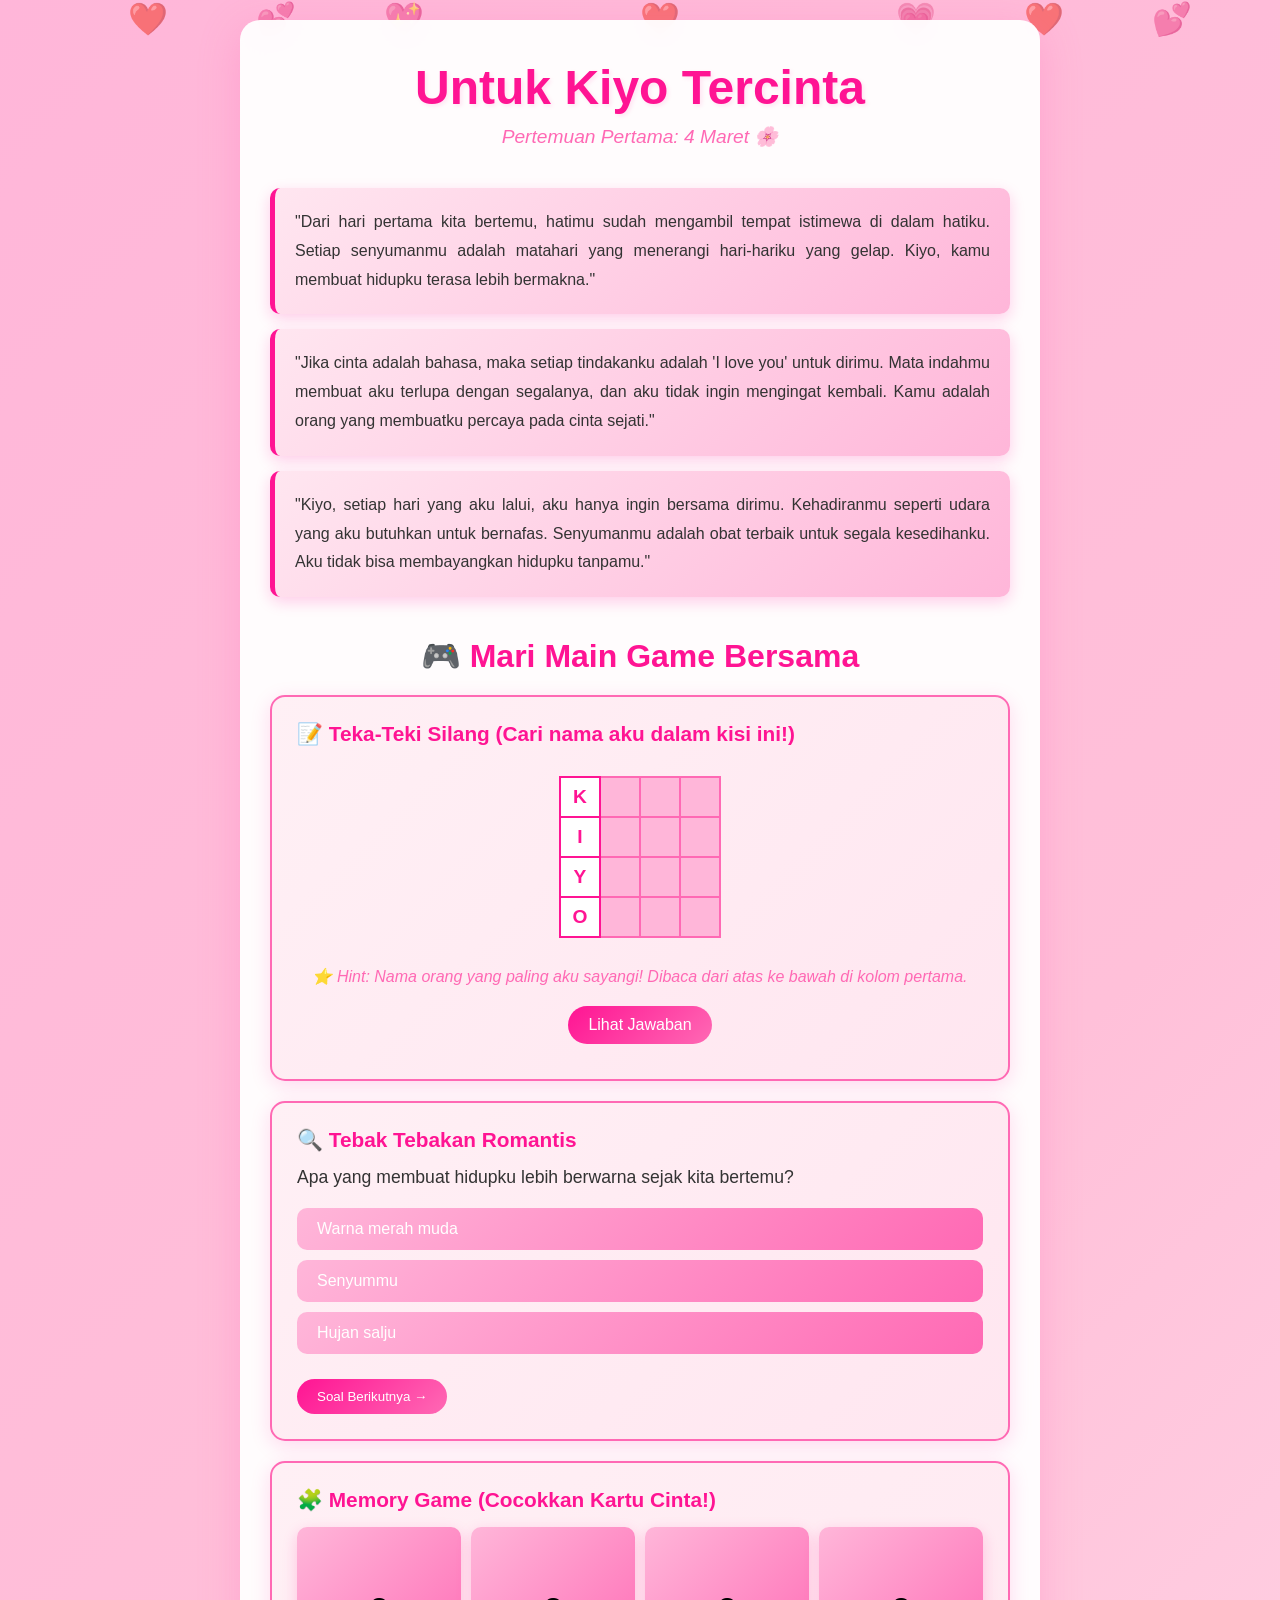
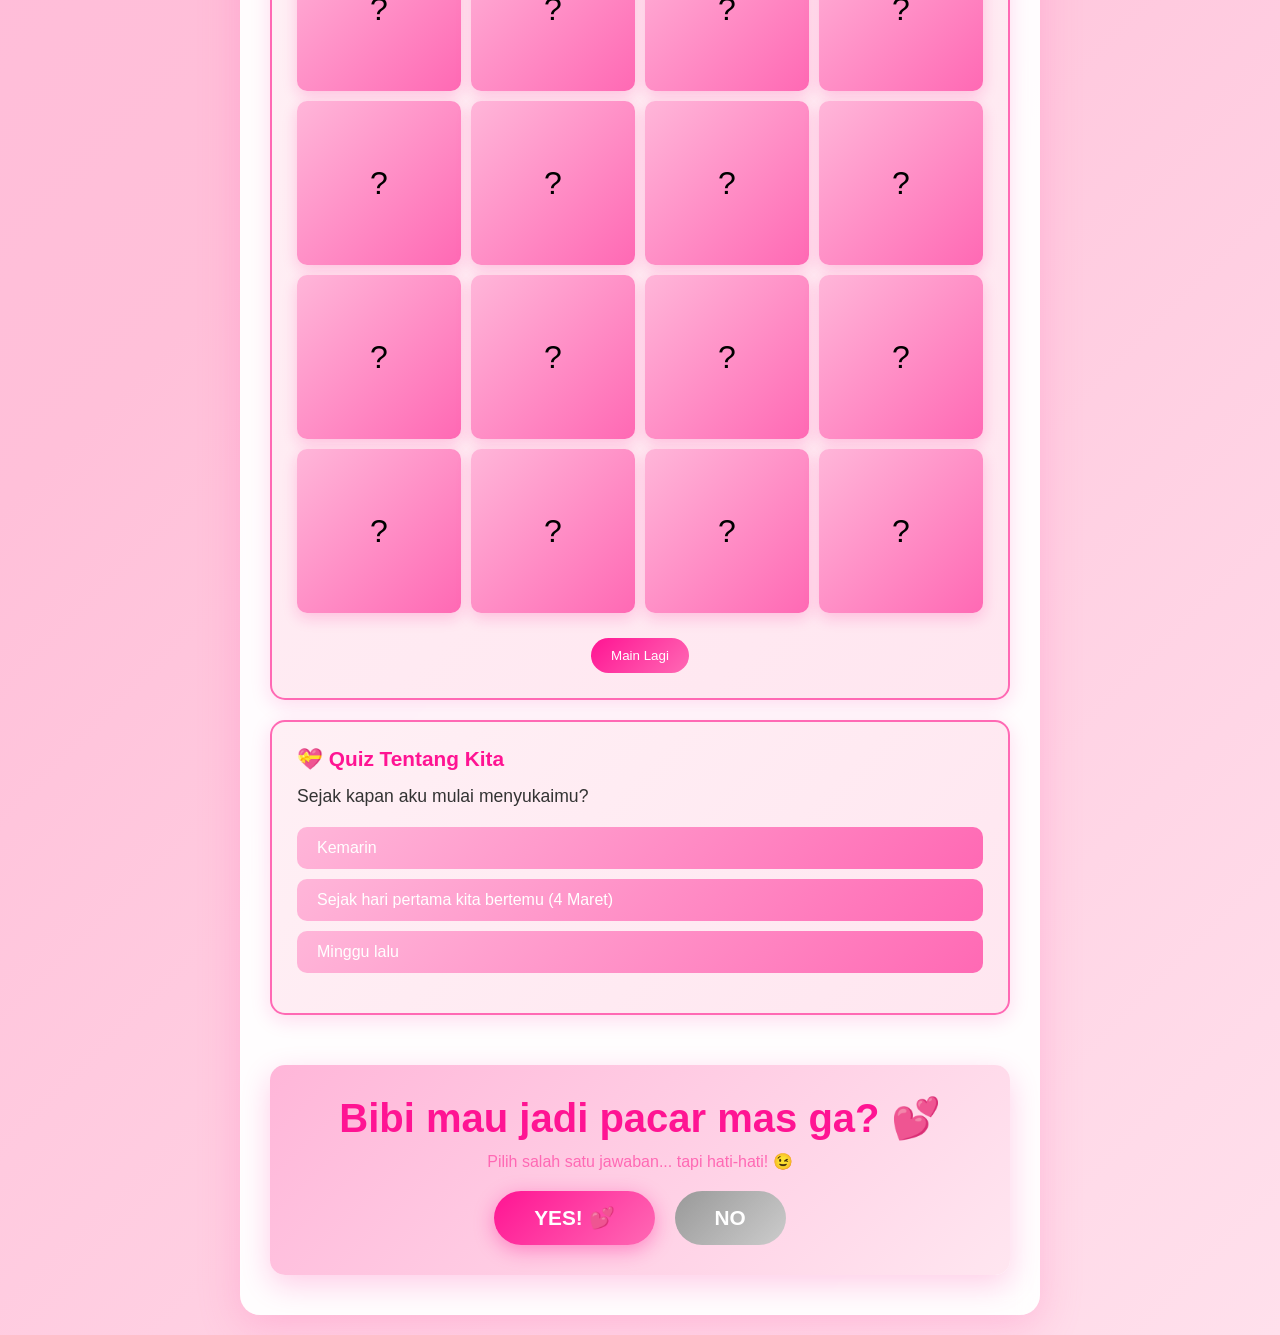
<file: love-website/index.html>
<!DOCTYPE html>
<html lang="id">
<head>
    <meta charset="UTF-8">
    <meta name="viewport" content="width=device-width, initial-scale=1.0">
    <title>Untuk Kiyo Tercinta ❤️</title>
    <link rel="stylesheet" href="style.css">
</head>
<body>
    <div class="container">
        <!-- Header dengan Floating Hearts -->
        <div class="floating-hearts">
            <span class="heart">❤️</span>
            <span class="heart">💕</span>
            <span class="heart">💖</span>
            <span class="heart">❤️</span>
            <span class="heart">💗</span>
            <span class="heart">❤️</span>
            <span class="heart">💕</span>
        </div>

        <!-- Main Content -->
        <div class="main-content">
            <h1 class="title">Untuk Kiyo Tercinta</h1>
            <p class="date">Pertemuan Pertama: 4 Maret 🌸</p>

            <!-- Love Messages -->
            <div class="message-section">
                <div class="message-box fade-in">
                    <p class="message-text">
                        "Dari hari pertama kita bertemu, hatimu sudah mengambil tempat istimewa di dalam hatiku. 
                        Setiap senyumanmu adalah matahari yang menerangi hari-hariku yang gelap. Kiyo, kamu membuat hidupku terasa lebih bermakna."
                    </p>
                </div>

                <div class="message-box fade-in" style="animation-delay: 0.5s;">
                    <p class="message-text">
                        "Jika cinta adalah bahasa, maka setiap tindakanku adalah 'I love you' untuk dirimu. 
                        Mata indahmu membuat aku terlupa dengan segalanya, dan aku tidak ingin mengingat kembali. 
                        Kamu adalah orang yang membuatku percaya pada cinta sejati."
                    </p>
                </div>

                <div class="message-box fade-in" style="animation-delay: 1s;">
                    <p class="message-text">
                        "Kiyo, setiap hari yang aku lalui, aku hanya ingin bersama dirimu. Kehadiranmu seperti udara yang aku butuhkan untuk bernafas. 
                        Senyumanmu adalah obat terbaik untuk segala kesedihanku. Aku tidak bisa membayangkan hidupku tanpamu."
                    </p>
                </div>
            </div>

            <!-- Games Section -->
            <div class="games-section">
                <h2 class="section-title">🎮 Mari Main Game Bersama</h2>

                <!-- Crossword -->
                <div class="game-box">
                    <h3>📝 Teka-Teki Silang (Cari nama aku dalam kisi ini!)</h3>
                    <div class="crossword">
                        <table class="crossword-table">
                            <tr>
                                <td>K</td>
                                <td class="empty"></td>
                                <td class="empty"></td>
                                <td class="empty"></td>
                            </tr>
                            <tr>
                                <td>I</td>
                                <td class="empty"></td>
                                <td class="empty"></td>
                                <td class="empty"></td>
                            </tr>
                            <tr>
                                <td>Y</td>
                                <td class="empty"></td>
                                <td class="empty"></td>
                                <td class="empty"></td>
                            </tr>
                            <tr>
                                <td>O</td>
                                <td class="empty"></td>
                                <td class="empty"></td>
                                <td class="empty"></td>
                            </tr>
                        </table>
                        <p class="hint">⭐ Hint: Nama orang yang paling aku sayangi! Dibaca dari atas ke bawah di kolom pertama.</p>
                        <button class="reveal-btn" onclick="revealCrossword()">Lihat Jawaban</button>
                        <p id="crossword-answer" class="hidden-answer">✨ Jawaban: KIYO ✨</p>
                    </div>
                </div>

                <!-- Riddle Game -->
                <div class="game-box">
                    <h3>🔍 Tebak Tebakan Romantis</h3>
                    <div class="riddle-game">
                        <p id="riddle" class="riddle-text"></p>
                        <div class="riddle-options">
                            <button class="riddle-btn" onclick="checkRiddle(this, true)"></button>
                            <button class="riddle-btn" onclick="checkRiddle(this, false)"></button>
                            <button class="riddle-btn" onclick="checkRiddle(this, false)"></button>
                        </div>
                        <p id="riddle-result" class="riddle-result"></p>
                        <button class="next-btn" onclick="nextRiddle()">Soal Berikutnya →</button>
                    </div>
                </div>

                <!-- Memory Game -->
                <div class="game-box">
                    <h3>🧩 Memory Game (Cocokkan Kartu Cinta!)</h3>
                    <div class="memory-game">
                        <div class="memory-grid" id="memory-grid"></div>
                        <p id="memory-result" class="memory-result"></p>
                        <button class="reset-btn" onclick="resetMemoryGame()">Main Lagi</button>
                    </div>
                </div>

                <!-- Quiz Game -->
                <div class="game-box">
                    <h3>💝 Quiz Tentang Kita</h3>
                    <div class="quiz-game">
                        <p id="quiz-question" class="quiz-text"></p>
                        <div class="quiz-options" id="quiz-options"></div>
                        <p id="quiz-result" class="quiz-result"></p>
                        <button class="next-btn" onclick="nextQuiz()" style="display: none;" id="next-quiz-btn">Soal Berikutnya →</button>
                    </div>
                </div>
            </div>

            <!-- Final Question -->
            <div class="question-section">
                <h2 class="big-question">Bibi mau jadi pacar mas ga? 💕</h2>
                <p class="question-subtitle">Pilih salah satu jawaban... tapi hati-hati! 😉</p>
                <div class="button-container">
                    <button class="yes-btn" onclick="handleYes()">YES! 💕</button>
                    <button class="no-btn" id="noBtn" onmouseover="moveButton()" onclick="moveButton()">NO</button>
                </div>
                <p id="success-message" class="hidden">🎉 YESSS!!! Aku sangat bahagia! Terima kasih sudah mau menjadi pacarku, Kiyo tercinta! 💕✨</p>
            </div>
        </div>
    </div>

    <script src="script.js"></script>
</body>
</html>
</file>
<file: love-confession/style.css>
* {
    margin: 0;
    padding: 0;
    box-sizing: border-box;
}

body {
    font-family: 'Segoe UI', Tahoma, Geneva, Verdana, sans-serif;
    background: linear-gradient(135deg, #fff0f5 0%, #ffe4e1 50%, #ffc0cb 100%);
    min-height: 100vh;
    overflow-x: hidden;
}

/* Love Background Animation */
.love-background {
    position: fixed;
    top: 0;
    left: 0;
    width: 100%;
    height: 100%;
    pointer-events: none;
    z-index: 1;
    overflow: hidden;
}

.love {
    position: absolute;
    font-size: 3em;
    opacity: 0.6;
    animation: fall linear infinite;
}

.love:nth-child(1) { left: 10%; animation-duration: 4s; animation-delay: 0s; }
.love:nth-child(2) { left: 20%; animation-duration: 5s; animation-delay: 1s; }
.love:nth-child(3) { left: 30%; animation-duration: 6s; animation-delay: 2s; }
.love:nth-child(4) { left: 40%; animation-duration: 4.5s; animation-delay: 0.5s; }
.love:nth-child(5) { left: 50%; animation-duration: 5.5s; animation-delay: 1.5s; }
.love:nth-child(6) { left: 60%; animation-duration: 6.5s; animation-delay: 2.5s; }
.love:nth-child(7) { left: 70%; animation-duration: 4s; animation-delay: 0.2s; }
.love:nth-child(8) { left: 80%; animation-duration: 5s; animation-delay: 1.2s; }
.love:nth-child(9) { left: 90%; animation-duration: 6s; animation-delay: 2s; }
.love:nth-child(10) { left: 15%; animation-duration: 5.5s; animation-delay: 1.8s; }

@keyframes fall {
    from {
        top: -10vh;
        opacity: 0.8;
        transform: rotate(0deg);
    }
    to {
        top: 100vh;
        opacity: 0;
        transform: rotate(360deg);
    }
}

/* Navigation Bar */
.navbar {
    position: fixed;
    top: 0;
    width: 100%;
    background: rgba(255, 192, 203, 0.95);
    display: flex;
    justify-content: center;
    gap: 20px;
    padding: 15px 0;
    z-index: 100;
    box-shadow: 0 4px 6px rgba(255, 105, 180, 0.3);
}

.nav-btn {
    background: none;
    border: 2px solid #ff1493;
    color: #ff1493;
    padding: 10px 20px;
    border-radius: 25px;
    cursor: pointer;
    font-size: 1em;
    font-weight: bold;
    transition: all 0.3s ease;
}

.nav-btn:hover,
.nav-btn.active {
    background: #ff1493;
    color: white;
    transform: scale(1.05);
}

/* Container */
.container {
    max-width: 900px;
    margin: 100px auto 40px;
    padding: 20px;
    position: relative;
    z-index: 2;
}

/* Sections */
.section {
    display: none;
    animation: fadeIn 0.5s ease;
}

.section.active {
    display: block;
}

@keyframes fadeIn {
    from {
        opacity: 0;
        transform: translateY(20px);
    }
    to {
        opacity: 1;
        transform: translateY(0);
    }
}

/* Title */
.title {
    text-align: center;
    color: #ff1493;
    font-size: 2.5em;
    margin-bottom: 30px;
    text-shadow: 2px 2px 4px rgba(255, 105, 180, 0.2);
}

/* Story Box */
.story-box {
    background: rgba(255, 255, 255, 0.95);
    border-radius: 20px;
    padding: 40px;
    box-shadow: 0 8px 32px rgba(255, 105, 180, 0.2);
    border: 2px solid #ff69b4;
}

.story-content h2 {
    color: #ff1493;
    margin-top: 25px;
    margin-bottom: 12px;
    font-size: 1.4em;
}

.story-content p {
    color: #555;
    line-height: 1.8;
    margin-bottom: 15px;
    font-size: 1.05em;
    text-align: justify;
}

/* Confession Box */
.confession-box {
    background: rgba(255, 255, 255, 0.95);
    border-radius: 20px;
    padding: 50px;
    box-shadow: 0 8px 32px rgba(255, 105, 180, 0.2);
    border: 2px solid #ff69b4;
    text-align: center;
}

.confession-question {
    color: #ff1493;
    font-size: 2em;
    margin-bottom: 40px;
    animation: pulse 2s infinite;
}

@keyframes pulse {
    0%, 100% { transform: scale(1); }
    50% { transform: scale(1.05); }
}

.button-container {
    display: flex;
    gap: 30px;
    justify-content: center;
    flex-wrap: wrap;
}

.btn {
    padding: 15px 40px;
    font-size: 1.2em;
    border: none;
    border-radius: 50px;
    cursor: pointer;
    transition: all 0.3s ease;
    font-weight: bold;
    box-shadow: 0 4px 15px rgba(0, 0, 0, 0.2);
}

.btn-yes {
    background: linear-gradient(135deg, #ff1493 0%, #ff69b4 100%);
    color: white;
}

.btn-yes:hover {
    transform: scale(1.1);
    box-shadow: 0 6px 20px rgba(255, 20, 147, 0.4);
}

.btn-no {
    background: linear-gradient(135deg, #cccccc 0%, #999999 100%);
    color: white;
    position: relative;
}

.btn-no:hover {
    transform: translate(20px, -20px);
}

/* Success Message */
.success-message {
    margin-top: 40px;
    padding: 30px;
    background: linear-gradient(135deg, #ffe4e1 0%, #fff0f5 100%);
    border-radius: 15px;
    animation: celebration 0.6s ease;
}

.success-message h2 {
    color: #ff1493;
    font-size: 2em;
    margin-bottom: 15px;
}

.success-message p {
    color: #ff69b4;
    font-size: 1.2em;
}

.celebration {
    font-size: 2em;
    margin-top: 15px;
    animation: bounce 0.6s infinite;
}

@keyframes celebration {
    0% { transform: scale(0); opacity: 0; }
    50% { opacity: 1; }
    100% { transform: scale(1); opacity: 1; }
}

@keyframes bounce {
    0%, 100% { transform: translateY(0); }
    50% { transform: translateY(-20px); }
}

/* Games Grid */
.games-grid {
    display: grid;
    grid-template-columns: repeat(auto-fit, minmax(350px, 1fr));
    gap: 30px;
    margin-top: 30px;
}

.game-card {
    background: rgba(255, 255, 255, 0.95);
    border-radius: 15px;
    padding: 25px;
    box-shadow: 0 8px 32px rgba(255, 105, 180, 0.2);
    border: 2px solid #ff69b4;
    transition: all 0.3s ease;
}

.game-card:hover {
    transform: translateY(-10px);
    box-shadow: 0 12px 40px rgba(255, 105, 180, 0.3);
}

.game-card h3 {
    color: #ff1493;
    margin-bottom: 10px;
    font-size: 1.3em;
}

.game-card p {
    color: #666;
    margin-bottom: 15px;
}

/* Word Search */
.word-search {
    display: grid;
    grid-template-columns: repeat(6, 1fr);
    gap: 8px;
    margin: 20px 0;
    padding: 15px;
    background: #f9e4ec;
    border-radius: 10px;
}

.word-search div {
    display: flex;
    align-items: center;
    justify-content: center;
    background: white;
    border: 2px solid #ff69b4;
    padding: 10px;
    cursor: pointer;
    font-weight: bold;
    color: #ff1493;
    transition: all 0.3s ease;
    border-radius: 5px;
}

.word-search div:hover {
    background: #ffe4e1;
    transform: scale(1.1);
}

.word-search div.found {
    background: #ff1493;
    color: white;
}

/* Memory Game */
.memory-game {
    display: grid;
    grid-template-columns: repeat(4, 1fr);
    gap: 10px;
    margin: 20px 0;
    padding: 15px;
    background: #f9e4ec;
    border-radius: 10px;
}

.memory-card {
    aspect-ratio: 1;
    background: linear-gradient(135deg, #ff69b4, #ff1493);
    border: 2px solid #ff1493;
    border-radius: 8px;
    cursor: pointer;
    display: flex;
    align-items: center;
    justify-content: center;
    font-size: 2em;
    transition: all 0.3s ease;
    user-select: none;
}

.memory-card:hover {
    transform: scale(1.05);
}

.memory-card.flipped,
.memory-card.matched {
    background: white;
    border-color: #ff1493;
}

.memory-card.matched {
    opacity: 0.5;
}

/* Quiz */
.quiz-container {
    margin: 20px 0;
    padding: 15px;
    background: #f9e4ec;
    border-radius: 10px;
}

.quiz-question {
    margin-bottom: 15px;
}

.quiz-question label {
    display: block;
    margin: 8px 0;
    padding: 10px;
    background: white;
    border: 2px solid #ff69b4;
    border-radius: 5px;
    cursor: pointer;
    transition: all 0.3s ease;
}

.quiz-question label:hover {
    background: #ffe4e1;
}

.quiz-question input[type="radio"] {
    margin-right: 8px;
}

.quiz-button {
    background: #ff1493;
    color: white;
    padding: 10px 20px;
    border: none;
    border-radius: 5px;
    cursor: pointer;
    font-weight: bold;
    margin-top: 15px;
    transition: all 0.3s ease;
}

.quiz-button:hover {
    background: #ff69b4;
    transform: scale(1.05);
}

/* Guess Game */
.guess-game {
    margin: 20px 0;
    padding: 15px;
    background: #f9e4ec;
    border-radius: 10px;
}

.guess-game input {
    width: 100%;
    padding: 10px;
    border: 2px solid #ff69b4;
    border-radius: 5px;
    font-size: 1em;
    margin-bottom: 10px;
}

.guess-game button {
    width: 100%;
    padding: 10px;
    background: #ff1493;
    color: white;
    border: none;
    border-radius: 5px;
    cursor: pointer;
    font-weight: bold;
    transition: all 0.3s ease;
}

.guess-game button:hover {
    background: #ff69b4;
    transform: scale(1.05);
}

/* Love Counter */
.love-counter {
    margin: 20px 0;
    padding: 15px;
    background: #f9e4ec;
    border-radius: 10px;
}

.love-counter input {
    width: 100%;
    padding: 10px;
    border: 2px solid #ff69b4;
    border-radius: 5px;
    font-size: 1em;
}

/* Word Arrange */
.word-arrange {
    margin: 20px 0;
    padding: 15px;
    background: #f9e4ec;
    border-radius: 10px;
}

.available-words {
    display: flex;
    flex-wrap: wrap;
    gap: 10px;
    margin-bottom: 15px;
    min-height: 50px;
    padding: 10px;
    background: white;
    border: 2px solid #ff69b4;
    border-radius: 5px;
}

.word-item {
    background: linear-gradient(135deg, #ff69b4, #ff1493);
    color: white;
    padding: 8px 15px;
    border-radius: 5px;
    cursor: move;
    user-select: none;
    transition: all 0.3s ease;
}

.word-item:hover {
    transform: scale(1.1);
}

.arranged-words {
    min-height: 50px;
    padding: 10px;
    background: white;
    border: 2px dashed #ff69b4;
    border-radius: 5px;
    margin-bottom: 15px;
    display: flex;
    flex-wrap: wrap;
    gap: 10px;
    align-content: flex-start;
}

.word-arrange button {
    width: 100%;
    padding: 10px;
    background: #ff1493;
    color: white;
    border: none;
    border-radius: 5px;
    cursor: pointer;
    font-weight: bold;
    transition: all 0.3s ease;
}

.word-arrange button:hover {
    background: #ff69b4;
    transform: scale(1.05);
}

/* Responsive */
@media (max-width: 768px) {
    .navbar {
        flex-direction: column;
        gap: 10px;
    }

    .nav-btn {
        width: 90%;
        margin: 0 auto;
    }

    .title {
        font-size: 1.8em;
    }

    .confession-question {
        font-size: 1.5em;
    }

    .button-container {
        gap: 15px;
    }

    .btn {
        padding: 12px 25px;
        font-size: 1em;
    }

    .games-grid {
        grid-template-columns: 1fr;
    }

    .memory-game {
        grid-template-columns: repeat(3, 1fr);
    }

    .story-box,
    .confession-box,
    .game-card {
        padding: 20px;
    }

    .container {
        margin: 80px auto 40px;
    }
}
</file>
<file: love-website/style.css>
* {
    margin: 0;
    padding: 0;
    box-sizing: border-box;
}

body {
    font-family: 'Segoe UI', Tahoma, Geneva, Verdana, sans-serif;
    background: linear-gradient(135deg, #ffb6d9 0%, #ffc0d9 50%, #ffe0ec 100%);
    min-height: 100vh;
    padding: 20px;
    overflow-x: hidden;
}

.container {
    max-width: 800px;
    margin: 0 auto;
}

/* Floating Hearts Animation */
.floating-hearts {
    position: fixed;
    top: 0;
    left: 0;
    width: 100%;
    height: 100%;
    pointer-events: none;
    overflow: hidden;
    z-index: 1;
}

.heart {
    position: absolute;
    font-size: 2rem;
    opacity: 0.6;
    animation: float 8s infinite ease-in;
}

.heart:nth-child(1) {
    left: 10%;
    animation-delay: 0s;
    animation-duration: 8s;
}

.heart:nth-child(2) {
    left: 20%;
    animation-delay: 1s;
    animation-duration: 9s;
}

.heart:nth-child(3) {
    left: 30%;
    animation-delay: 2s;
    animation-duration: 10s;
}

.heart:nth-child(4) {
    left: 50%;
    animation-delay: 0.5s;
    animation-duration: 11s;
}

.heart:nth-child(5) {
    left: 70%;
    animation-delay: 1.5s;
    animation-duration: 9s;
}

.heart:nth-child(6) {
    left: 80%;
    animation-delay: 2.5s;
    animation-duration: 10s;
}

.heart:nth-child(7) {
    left: 90%;
    animation-delay: 0.8s;
    animation-duration: 12s;
}

@keyframes float {
    0% {
        bottom: -50px;
        opacity: 0;
    }
    10% {
        opacity: 0.6;
    }
    90% {
        opacity: 0.6;
    }
    100% {
        bottom: 100vh;
        opacity: 0;
        transform: translateX(50px);
    }
}

.main-content {
    position: relative;
    z-index: 2;
    background: rgba(255, 255, 255, 0.95);
    border-radius: 20px;
    padding: 40px 30px;
    box-shadow: 0 10px 40px rgba(255, 105, 180, 0.3);
    backdrop-filter: blur(10px);
}

/* Title Section */
.title {
    text-align: center;
    font-size: 3rem;
    color: #ff1493;
    margin-bottom: 10px;
    text-shadow: 2px 2px 4px rgba(255, 20, 147, 0.1);
    animation: slideDown 0.8s ease;
}

.date {
    text-align: center;
    font-size: 1.2rem;
    color: #ff69b4;
    margin-bottom: 30px;
    font-style: italic;
}

@keyframes slideDown {
    from {
        opacity: 0;
        transform: translateY(-30px);
    }
    to {
        opacity: 1;
        transform: translateY(0);
    }
}

/* Message Section */
.message-section {
    margin: 40px 0;
}

.message-box {
    background: linear-gradient(135deg, #ffe6f0 0%, #ffb6d9 100%);
    border-left: 5px solid #ff1493;
    padding: 20px;
    margin: 15px 0;
    border-radius: 10px;
    box-shadow: 0 5px 15px rgba(255, 20, 147, 0.2);
}

.message-text {
    color: #333;
    line-height: 1.8;
    font-size: 1rem;
    text-align: justify;
}

.fade-in {
    animation: fadeIn 1s ease-in-out forwards;
    opacity: 0;
}

@keyframes fadeIn {
    from {
        opacity: 0;
        transform: translateX(-20px);
    }
    to {
        opacity: 1;
        transform: translateX(0);
    }
}

/* Games Section */
.games-section {
    margin: 40px 0;
}

.section-title {
    text-align: center;
    font-size: 2rem;
    color: #ff1493;
    margin: 30px 0 20px;
}

.game-box {
    background: linear-gradient(135deg, #fff0f5 0%, #ffe6f0 100%);
    border: 2px solid #ff69b4;
    border-radius: 15px;
    padding: 25px;
    margin: 20px 0;
    box-shadow: 0 5px 20px rgba(255, 20, 147, 0.15);
}

.game-box h3 {
    color: #ff1493;
    margin-bottom: 15px;
    font-size: 1.3rem;
}

/* Crossword */
.crossword {
    text-align: center;
}

.crossword-table {
    display: inline-block;
    margin: 15px 0;
    border-collapse: collapse;
}

.crossword-table td {
    width: 40px;
    height: 40px;
    border: 2px solid #ff1493;
    text-align: center;
    font-weight: bold;
    color: #ff1493;
    background: #fff;
    font-size: 1.2rem;
}

.crossword-table td.empty {
    background: #ffb6d9;
    border-color: #ff69b4;
}

.hint {
    color: #ff69b4;
    font-style: italic;
    margin: 10px 0;
}

.reveal-btn {
    background: linear-gradient(135deg, #ff1493, #ff69b4);
    color: white;
    border: none;
    padding: 10px 20px;
    border-radius: 20px;
    cursor: pointer;
    font-size: 1rem;
    margin: 10px 0;
    transition: all 0.3s ease;
}

.reveal-btn:hover {
    transform: scale(1.05);
    box-shadow: 0 5px 15px rgba(255, 20, 147, 0.4);
}

.hidden-answer {
    color: #ff1493;
    font-weight: bold;
    margin-top: 10px;
    display: none;
    font-size: 1.2rem;
    animation: popIn 0.5s ease;
}

@keyframes popIn {
    0% {
        transform: scale(0);
    }
    50% {
        transform: scale(1.1);
    }
    100% {
        transform: scale(1);
    }
}

/* Riddle Game */
.riddle-text,
.quiz-text {
    font-size: 1.1rem;
    color: #333;
    margin-bottom: 20px;
    font-weight: 500;
}

.riddle-options,
.quiz-options {
    display: flex;
    flex-direction: column;
    gap: 10px;
    margin: 15px 0;
}

.riddle-btn,
.quiz-option {
    background: linear-gradient(135deg, #ffb6d9, #ff69b4);
    color: white;
    border: none;
    padding: 12px 20px;
    border-radius: 10px;
    cursor: pointer;
    font-size: 1rem;
    transition: all 0.3s ease;
    text-align: left;
}

.riddle-btn:hover,
.quiz-option:hover {
    transform: translateX(5px);
    box-shadow: 0 5px 15px rgba(255, 20, 147, 0.3);
}

.riddle-result,
.quiz-result {
    color: #ff1493;
    font-weight: bold;
    margin-top: 10px;
    text-align: center;
}

.next-btn {
    background: linear-gradient(135deg, #ff1493, #ff69b4);
    color: white;
    border: none;
    padding: 10px 20px;
    border-radius: 20px;
    cursor: pointer;
    margin-top: 10px;
    transition: all 0.3s ease;
}

.next-btn:hover {
    transform: scale(1.05);
}

/* Memory Game */
.memory-game {
    text-align: center;
}

.memory-grid {
    display: grid;
    grid-template-columns: repeat(4, 1fr);
    gap: 10px;
    margin: 15px 0;
}

.memory-card {
    width: 100%;
    aspect-ratio: 1;
    background: linear-gradient(135deg, #ffb6d9, #ff69b4);
    border: none;
    border-radius: 10px;
    cursor: pointer;
    font-size: 2rem;
    transition: all 0.3s ease;
    box-shadow: 0 5px 15px rgba(255, 20, 147, 0.2);
}

.memory-card:hover {
    transform: scale(1.05);
}

.memory-card.flipped {
    background: #fff;
    box-shadow: 0 5px 15px rgba(255, 20, 147, 0.4);
}

.memory-card.matched {
    background: #ffd700;
    pointer-events: none;
}

.memory-result {
    color: #ff1493;
    font-weight: bold;
    margin-top: 15px;
    font-size: 1.1rem;
}

.reset-btn {
    background: linear-gradient(135deg, #ff1493, #ff69b4);
    color: white;
    border: none;
    padding: 10px 20px;
    border-radius: 20px;
    cursor: pointer;
    margin-top: 10px;
    transition: all 0.3s ease;
}

.reset-btn:hover {
    transform: scale(1.05);
}

/* Question Section */
.question-section {
    text-align: center;
    margin-top: 50px;
    padding: 30px;
    background: linear-gradient(135deg, #ffb6d9, #ffe6f0);
    border-radius: 15px;
    box-shadow: 0 10px 30px rgba(255, 20, 147, 0.2);
}

.big-question {
    font-size: 2.5rem;
    color: #ff1493;
    margin-bottom: 10px;
    animation: pulse 2s infinite;
}

.question-subtitle {
    font-size: 1rem;
    color: #ff69b4;
    margin-bottom: 20px;
}

@keyframes pulse {
    0%, 100% {
        transform: scale(1);
    }
    50% {
        transform: scale(1.05);
    }
}

.button-container {
    display: flex;
    gap: 20px;
    justify-content: center;
    flex-wrap: wrap;
}

.yes-btn {
    background: linear-gradient(135deg, #ff1493, #ff69b4);
    color: white;
    border: none;
    padding: 15px 40px;
    font-size: 1.3rem;
    border-radius: 30px;
    cursor: pointer;
    transition: all 0.3s ease;
    box-shadow: 0 5px 20px rgba(255, 20, 147, 0.4);
    font-weight: bold;
}

.yes-btn:hover {
    transform: scale(1.1);
    box-shadow: 0 10px 30px rgba(255, 20, 147, 0.6);
}

.no-btn {
    background: linear-gradient(135deg, #999, #ccc);
    color: white;
    border: none;
    padding: 15px 40px;
    font-size: 1.3rem;
    border-radius: 30px;
    cursor: pointer;
    transition: all 0.3s ease;
    position: relative;
    font-weight: bold;
}

.no-btn:hover {
    transform: translate(30px, -30px);
}

#success-message {
    color: #ff1493;
    font-size: 1.5rem;
    font-weight: bold;
    margin-top: 20px;
    animation: confetti 1s ease-out;
}

#success-message.hidden {
    display: none;
}

@keyframes confetti {
    0% {
        opacity: 0;
        transform: scale(0);
    }
    100% {
        opacity: 1;
        transform: scale(1);
    }
}

/* Responsive */
@media (max-width: 600px) {
    .title {
        font-size: 2rem;
    }

    .big-question {
        font-size: 1.8rem;
    }

    .main-content {
        padding: 20px 15px;
    }

    .memory-grid {
        grid-template-columns: repeat(3, 1fr);
    }

    .button-container {
        flex-direction: column;
        gap: 10px;
    }

    .yes-btn,
    .no-btn {
        width: 100%;
    }
}
</file>
